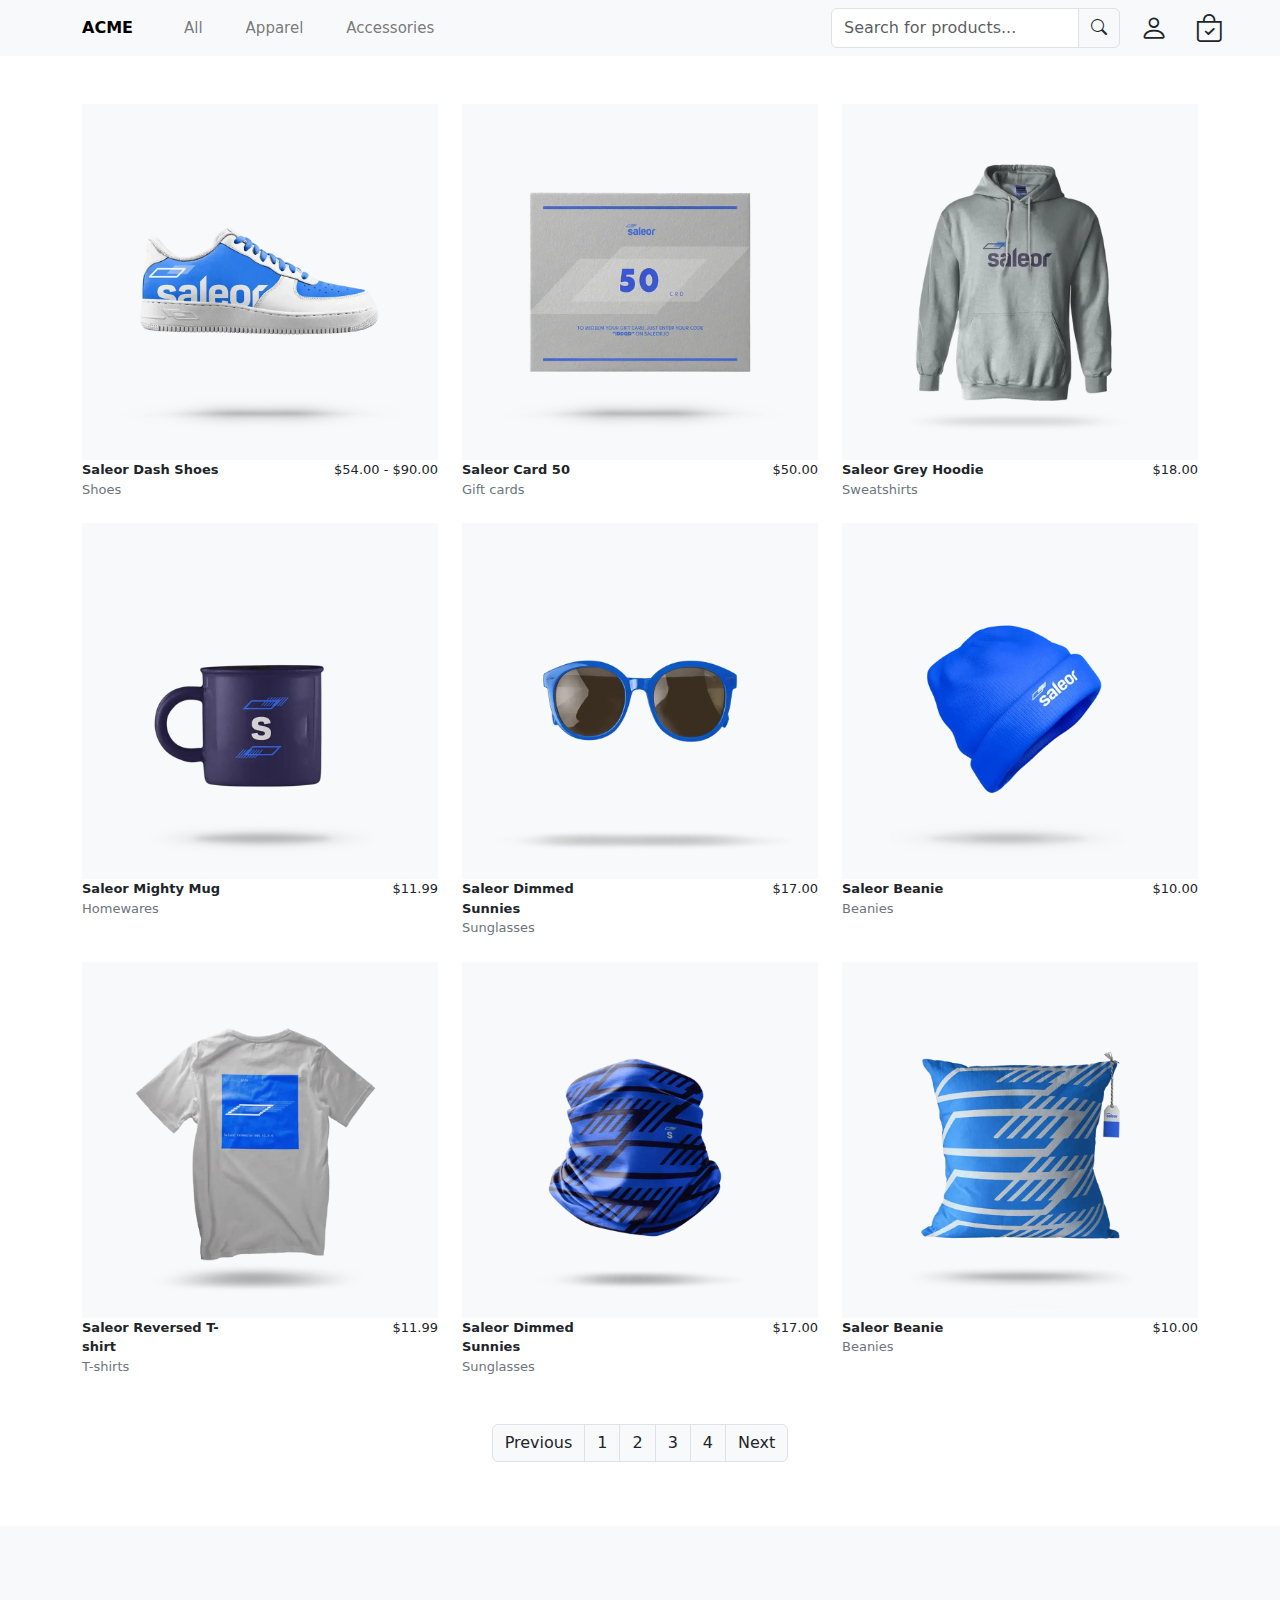
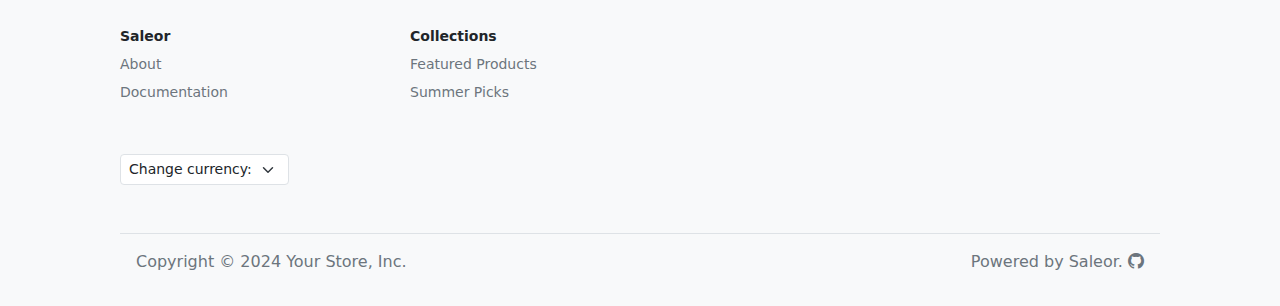
<file: index.html>
<!DOCTYPE html>
<html lang="en">
  <head>
    <meta charset="UTF-8" />
    <meta name="viewport" content="width=device-width, initial-scale=1.0" />
    <link
      href="https://cdn.jsdelivr.net/npm/bootstrap@5.3.3/dist/css/bootstrap.min.css"
      rel="stylesheet"
      integrity="sha384-QWTKZyjpPEjISv5WaRU9OFeRpok6YctnYmDr5pNlyT2bRjXh0JMhjY6hW+ALEwIH"
      crossorigin="anonymous"
    />
    <link rel="stylesheet" href="https://cdn.jsdelivr.net/npm/bootstrap-icons@1.11.3/font/bootstrap-icons.css" />
    <link rel="stylesheet" href="css/custom.css" />
    <title>Document</title>
    <!-- Header -->
    <nav class="navbar navbar-expand-lg sticky-top bg-body-tertiary">
      <div class="container">
        <a class="navbar-brand fs-6" href="index.html"><b>ACME</b></a>
        <button class="navbar-toggler" type="button" data-bs-toggle="collapse" data-bs-target="#navbarScroll" aria-controls="navbarScroll" aria-expanded="false" aria-label="Toggle navigation">
          <span class="navbar-toggler-icon"></span>
        </button>
        <div class="collapse navbar-collapse" id="navbarScroll">
          <ul class="navbar-nav me-auto my-2 my-lg-0 navbar-nav-scroll" style="--bs-scroll-height: 100px">
            <li class="nav-item">
              <a class="nav-link text-1" href="all.html">All</a>
            </li>
            <li class="nav-item">
              <a class="nav-link text-1" href="apparel.html">Apparel</a>
            </li>
            <li class="nav-item">
              <a class="nav-link text-1" href="accessories.html">Accessories</a>
            </li>
          </ul>
          <form class="d-flex search" role="search">
            <div class="input-group mb-0">
              <input type="text" class="form-control" placeholder="Search for products..." aria-describedby="basic-addon1" />
              <span class="input-group-text" id="basic-addon1"><i class="bi bi-search"></i></span>
            </div>
            <div class="row ms-2">
              <div class="col">
                <a href="password.html"><i class="bi bi-person fs-3 text-dark"></i></a>
              </div>
              <div class="col-4">
                <i class="bi bi-bag-check fs-3"></i>
              </div>
            </div>
          </form>
        </div>
      </div>
    </nav>
    <!-- Header -->

    <!-- Тhings -->
    <div class="container my-5">
      <div class="row d-flex justify-content-center justify-content-md-between">
        <div class="col-10 col-md-6 col-lg-4">
          <a href="shoes.html" class="link-underline link-underline-opacity-0 text-dark">
           <img src="imges/saleor-dash-force-1_thumbnail_1024.webp"  class="img-fluid bg-light" alt="" />
          <div class="row text-img-custom">
            <div class="col-6 fw-bold">Saleor Dash Shoes</div>
            <div class="col-6 text-end">$54.00 - $90.00</div>
            <div class="col-6 text-secondary">Shoes</div>
          </div> 
        </a>
        </div>
        <div class="col-10 col-md-6 col-lg-4">
          <a href="shoes.html" class="link-underline link-underline-opacity-0 text-dark">
          <img src="imges/saleor-gift-50_thumbnail_1024.webp" class="img-fluid bg-light" alt="" />
          <div class="row text-img-custom">
            <div class="col-6 fw-bold">Saleor Card 50</div>
            <div class="col-6 text-end">$50.00</div>
            <div class="col-6 text-secondary">Gift cards</div>
          </div>
        </a>
        </div>
        <div class="col-10 col-md-6 col-lg-4">
          <a href="shoes.html" class="link-underline link-underline-opacity-0 text-dark">
          <img src="imges/saleor-grey-hoodie_thumbnail_1024.webp" class="img-fluid bg-light" alt="" />
          <div class="row text-img-custom">
            <div class="col-6 fw-bold">Saleor Grey Hoodie</div>
            <div class="col-6 text-end">$18.00</div>
            <div class="col-6 text-secondary">Sweatshirts</div>
          </div>
        </div>
        </a>
      </div>
      <div class="row d-flex justify-content-center justify-content-md-between my-4">
        <div class="col-10 col-md-6 col-lg-4">
          <a href="shoes.html" class="link-underline link-underline-opacity-0 text-dark">
          <img src="/imges/saleor-mighty-mug_thumbnail_1024.webp" class="img-fluid bg-light" alt="" />
          <div class="row text-img-custom">
            <div class="col-6 fw-bold">Saleor Mighty Mug</div>
            <div class="col-6 text-end">$11.99</div>
            <div class="col-6 text-secondary">Homewares</div>
          </div>
        </a>
        </div>
        <div class="col-10 col-md-6 col-lg-4">
          <a href="shoes.html" class="link-underline link-underline-opacity-0 text-dark">
          <img src="/imges/saleor-sunnies-dark_thumbnail_1024.webp" class="img-fluid bg-light" alt="" />
          <div class="row text-img-custom">
            <div class="col-6 fw-bold">Saleor Dimmed Sunnies</div>
            <div class="col-6 text-end">$17.00</div>
            <div class="col-6 text-secondary">Sunglasses</div>
          </div>
        </a>
        </div>
        <div class="col-10 col-md-6 col-lg-4">
          <a href="shoes.html" class="link-underline link-underline-opacity-0 text-dark">
          <img src="/imges/saleor-beanie-1_thumbnail_1024.webp" class="img-fluid bg-light" alt="" />
          <div class="row text-img-custom">
            <div class="col-6 fw-bold">Saleor Beanie</div>
            <div class="col-6 text-end">$10.00</div>
            <div class="col-6 text-secondary">Beanies</div>
          </div>
        </a>
        </div>
      </div>
      <div class="row d-flex justify-content-center justify-content-md-between my-4">
        <div class="col-10 col-md-6 col-lg-4">
          <a href="shoes.html" class="link-underline link-underline-opacity-0 text-dark">
          <img src="imges/saleor-monospace-white-tee-front_thumbnail_1024.webp" class="img-fluid bg-light" alt="" />
          <div class="row text-img-custom">
            <div class="col-6 fw-bold">Saleor Reversed T-shirt</div>
            <div class="col-6 text-end">$11.99</div>
            <div class="col-6 text-secondary">T-shirts</div>
          </div>
        </a>
        </div>
        <div class="col-10 col-md-6 col-lg-4">
          <a href="shoes.html" class="link-underline link-underline-opacity-0 text-dark">
          <img src="imges/saleor-neck-warmer_thumbnail_1024.webp" class="img-fluid bg-light" alt="" />
          <div class="row text-img-custom">
            <div class="col-6 fw-bold">Saleor Dimmed Sunnies</div>
            <div class="col-6 text-end">$17.00</div>
            <div class="col-6 text-secondary">Sunglasses</div>
          </div>
        </a>
        </div>
        <div class="col-10 col-md-6 col-lg-4">
          <a href="shoes.html" class="link-underline link-underline-opacity-0 text-dark">
          <img src="imges/saleor-cushion-blue_thumbnail_1024.webp" class="img-fluid bg-light" alt="" />
          <div class="row text-img-custom">
            <div class="col-6 fw-bold">Saleor Beanie</div>
            <div class="col-6 text-end">$10.00</div>
            <div class="col-6 text-secondary">Beanies</div>
          </div>
        </a>
        </div>
        <nav aria-label="Page navigation example">
          <ul class="pagination d-flex justify-content-center mt-5">
            <li class="page-item">
              <a class="page-link bg-body-tertiary text-dark" href="accessories.html">Previous</a>
            </li>
            <li class="page-item">
              <a class="page-link bg-body-tertiary text-dark" href="index.html">1</a>
            </li>
            <li class="page-item">
              <a class="page-link bg-body-tertiary text-dark" href="all.html">2</a>
            </li>
            <li class="page-item">
              <a class="page-link bg-body-tertiary text-dark" href="apparel.html">3</a>
            </li>
            <li class="page-item">
              <a class="page-link bg-body-tertiary text-dark" href="accessories.html">4</a>
            </li>
            <li class="page-item">
              <a class="page-link bg-body-tertiary text-dark" href="all.html">Next</a>
            </li>
          </ul>
        </nav>
      </div>
    </div>
    <!-- Тhings -->

    <!-- Saleor -->
    <div class="container-fluid bg-body-tertiary">

      <div class="row mt-5 mx-lg-5">
        <div class="col-6 m-lg-5">
          <div class="row">
            <div class="col-6">
              <ul class="list-unstyled my-5 font-size-1 fw-medium lh-lg">
                <li><b>Saleor</b></li>
                <li class="text-secondary">About</li>
                <li class="text-secondary">Documentation</li>
              </ul>
            </div>
            <div class="col-6">
              <ul class="list-unstyled my-5 font-size-1 fw-medium lh-lg">
                <li><b>Collections</b></li>
                <li class="text-secondary">Featured Products</li>
                <li class="text-secondary">Summer Picks</li>
              </ul>
            </div>
          </div>
          <div class="select">
            <div class="row">
              <div class="col-4">
                <select class="form-select form-select-sm" aria-label="Small select example">
                  <option selected>Change currency:</option>
                  <option value="1">USD</option>
                  <option value="2">CAD</option>
                  <option value="3">BRL</option>
                  <option value="4">AUD</option>
                  <option value="5">EUR</option>
                  <option value="6">GBP</option>
                  <option value="7">INR</option>
                  <option value="8">JPY</option>
                  <option value="9">SAR</option>
                  <option value="10">KZT</option>
                  <option value="11">RUB</option>
                </select>
              </div>
            </div>
          </div>
        </div>
      </div>

      <div class="row mx-5">
        <div class="col-12">
          <div class="row border-top mx-5 d-flex justify-content-md-between">
            <div class="col-5 p-3">
              <p class="text-secondary">Copyright © 2024 Your Store, Inc.</p>
            </div>
            <div class="col-5 p-3 text-end">
              <p class="text-secondary">Powered by Saleor. <i class="bi bi-github"></i></p>
            </div>
          </div>
        </div>
      </div>
    </div>
    <!-- Saleor -->

    <script
      src="https://cdn.jsdelivr.net/npm/bootstrap@5.3.3/dist/js/bootstrap.bundle.min.js"
      integrity="sha384-YvpcrYf0tY3lHB60NNkmXc5s9fDVZLESaAA55NDzOxhy9GkcIdslK1eN7N6jIeHz"
      crossorigin="anonymous"
    ></script>
  </body>
</html>
</file>
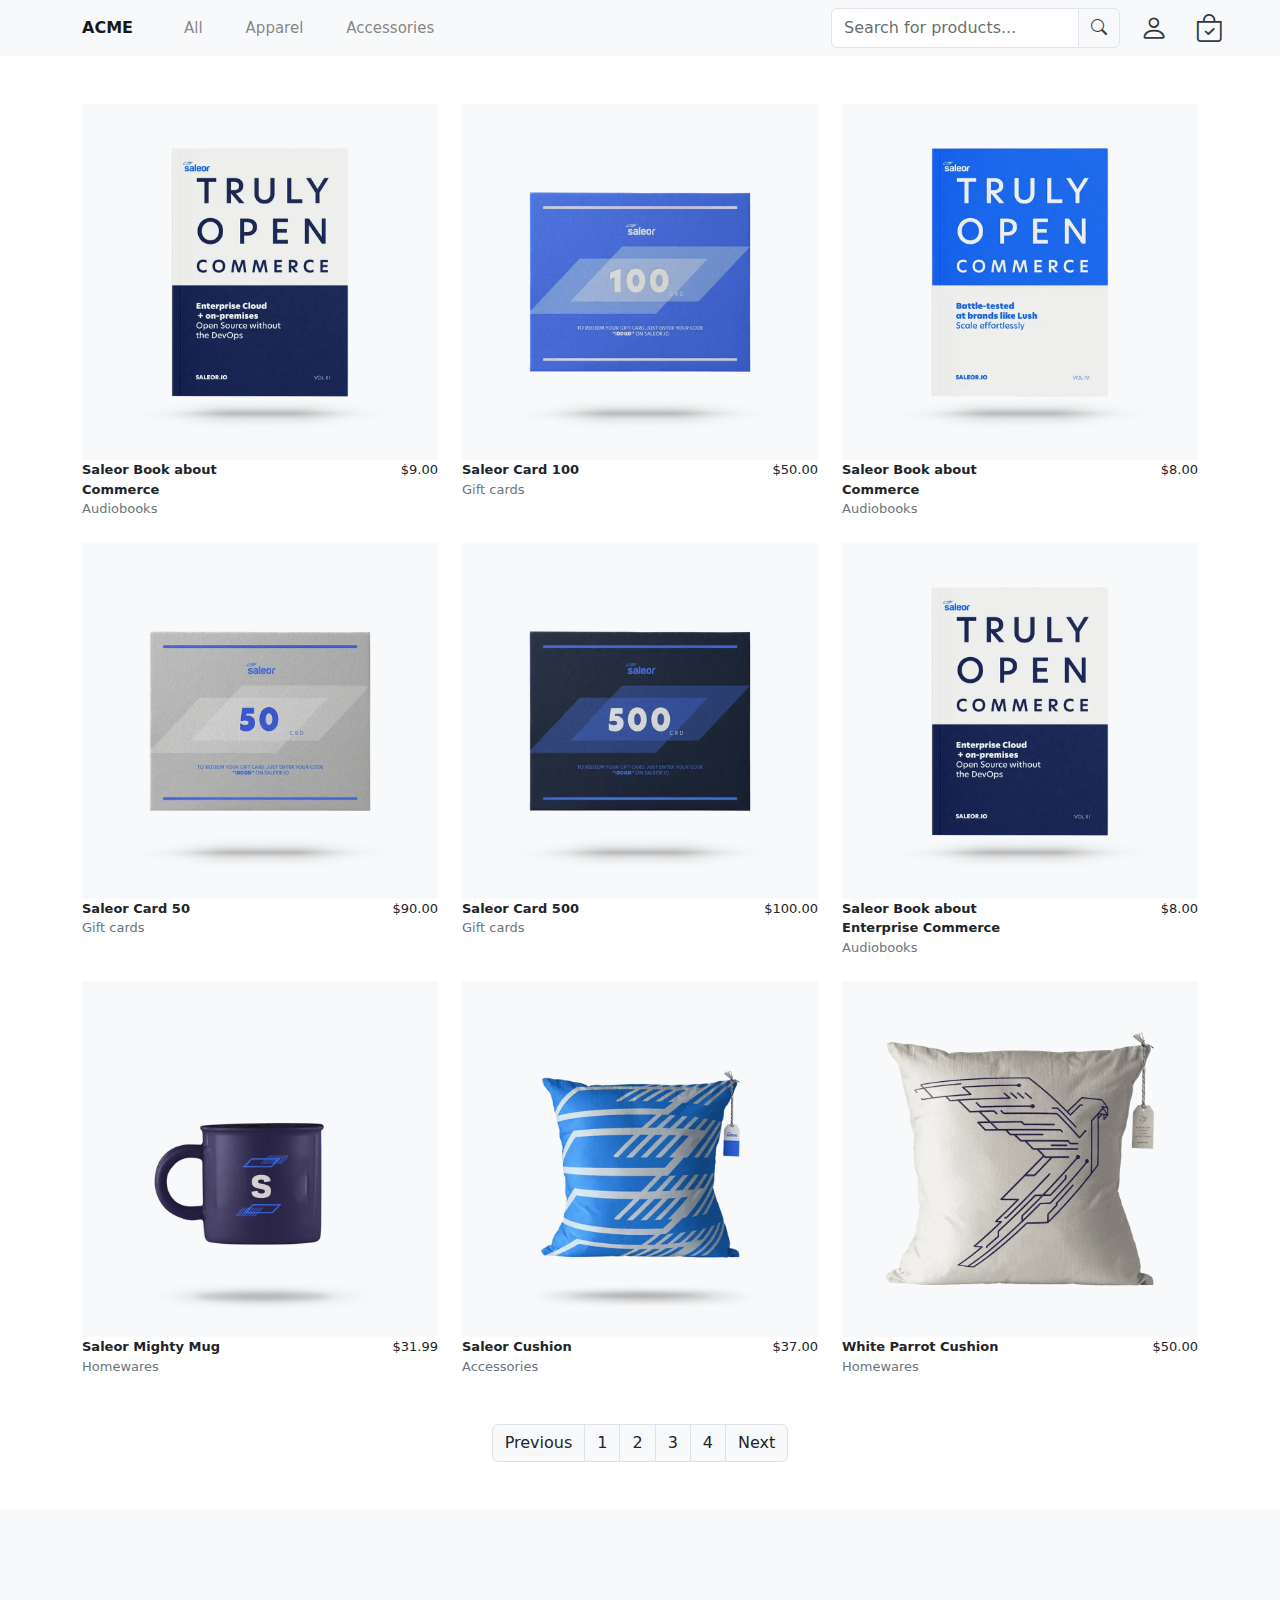
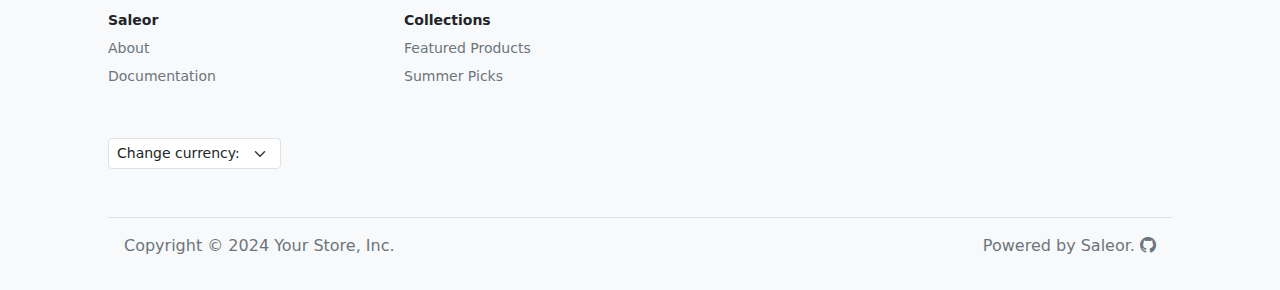
<file: accessories.html>
<!DOCTYPE html>
<html lang="en">
  <head>
    <meta charset="UTF-8" />
    <meta name="viewport" content="width=device-width, initial-scale=1.0" />
    <link
      href="https://cdn.jsdelivr.net/npm/bootstrap@5.3.3/dist/css/bootstrap.min.css"
      rel="stylesheet"
      integrity="sha384-QWTKZyjpPEjISv5WaRU9OFeRpok6YctnYmDr5pNlyT2bRjXh0JMhjY6hW+ALEwIH"
      crossorigin="anonymous"
    />
    <link rel="stylesheet" href="https://cdn.jsdelivr.net/npm/bootstrap-icons@1.11.3/font/bootstrap-icons.css" />
    <link rel="stylesheet" href="css/custom.css" />
    <title>Document</title>
  </head>
  <body>
    <!-- Header -->
    <nav class="navbar navbar-expand-lg sticky-top bg-body-tertiary opacity">
      <div class="container">
        <a class="navbar-brand fs-6" href="index.html"><b>ACME</b></a>
        <button class="navbar-toggler" type="button" data-bs-toggle="collapse" data-bs-target="#navbarScroll" aria-controls="navbarScroll" aria-expanded="false" aria-label="Toggle navigation">
          <span class="navbar-toggler-icon"></span>
        </button>
        <div class="collapse navbar-collapse" id="navbarScroll">
          <ul class="navbar-nav me-auto my-2 my-lg-0 navbar-nav-scroll" style="--bs-scroll-height: 100px">
            <li class="nav-item">
              <a class="nav-link text-1" href="all.html">All</a>
            </li>
            <li class="nav-item">
              <a class="nav-link text-1" href="apparel.html">Apparel</a>
            </li>
            <li class="nav-item">
              <a class="nav-link text-1" href="accessories.html">Accessories</a>
            </li>
          </ul>
          <form class="d-flex search" role="search">
            <div class="input-group mb-0">
              <input type="text" class="form-control" placeholder="Search for products..." aria-describedby="basic-addon1" />
              <span class="input-group-text" id="basic-addon1"><i class="bi bi-search"></i></span>
            </div>
            <div class="row ms-2">
              <div class="col">
                <a href="password.html"><i class="bi bi-person fs-3 text-dark"></i></a>
              </div>
              <div class="col-4">
                <i class="bi bi-bag-check fs-3"></i>
              </div>
            </div>
          </form>
        </div>
      </div>
    </nav>
    <!-- Header -->

    <!-- Тhings -->
    <a href="shoes.html" class="link-underline link-underline-opacity-0 text-dark">
    <div class="container my-5">
      <div class="row d-flex justify-content-center justify-content-md-between">
        <div class="col-10 col-md-6 col-lg-4">
          <img src="imges/saleor-enterprise-cloud-book_thumbnail_1024.webp" class="img-fluid bg-light" alt="" />
          <div class="row text-img-custom">
            <div class="col-6 fw-bold">Saleor Book about Commerce</div>
            <div class="col-6 text-end">$9.00</div>
            <div class="col-6 text-secondary">Audiobooks</div>
          </div>
        </a>
        </div>
        <div class="col-10 col-md-6 col-lg-4">
          <a href="shoes.html" class="link-underline link-underline-opacity-0 text-dark">
          <img src="imges/saleor-gift-100_thumbnail_1024.webp" class="img-fluid bg-light" alt="" />
          <div class="row text-img-custom">
            <div class="col-6 fw-bold">Saleor Card 100</div>
            <div class="col-6 text-end">$50.00</div>
            <div class="col-6 text-secondary">Gift cards</div>
          </div>
        </a>
        </div>
        <div class="col-10 col-md-6 col-lg-4">
          <a href="shoes.html" class="link-underline link-underline-opacity-0 text-dark">
          <img src="imges/saleor-battle-tested-book_thumbnail_1024.webp" class="img-fluid bg-light" alt="" />
          <div class="row text-img-custom">
            <div class="col-6 fw-bold">Saleor Book about Commerce</div>
            <div class="col-6 text-end">$8.00</div>
            <div class="col-6 text-secondary">Audiobooks</div>
          </div>
        </div>
      </a>
      </div>
      <div class="row d-flex justify-content-center justify-content-md-between my-4">
        <div class="col-10 col-md-6 col-lg-4">
          <a href="shoes.html" class="link-underline link-underline-opacity-0 text-dark">
          <img src="imges/saleor-gift-50_thumbnail_1024.webp" class="img-fluid bg-light" alt="" />
          <div class="row text-img-custom">
            <div class="col-6 fw-bold">Saleor Card 50</div>
            <div class="col-6 text-end">$90.00</div>
            <div class="col-6 text-secondary">Gift cards</div>
          </div>
        </a>
        </div>
        <div class="col-10 col-md-6 col-lg-4">
          <a href="shoes.html" class="link-underline link-underline-opacity-0 text-dark">
          <img src="imges/saleor-gift-500_thumbnail_1024.webp" class="img-fluid bg-light" alt="" />
          <div class="row text-img-custom">
            <div class="col-6 fw-bold">Saleor Card 500</div>
            <div class="col-6 text-end">$100.00</div>
            <div class="col-6 text-secondary">Gift cards</div>
          </div>
        </a>
        </div>
        <div class="col-10 col-md-6 col-lg-4">
          <a href="shoes.html" class="link-underline link-underline-opacity-0 text-dark">
          <img src="imges/saleor-enterprise-cloud-book_thumbnail_1024.webp" class="img-fluid bg-light" alt="" />
          <div class="row text-img-custom">
            <div class="col-6 fw-bold">Saleor Book about Enterprise Commerce</div>
            <div class="col-6 text-end">$8.00</div>
            <div class="col-6 text-secondary">Audiobooks</div>
          </div>
        </div>
      </a>
      </div>
      <div class="row d-flex justify-content-center justify-content-md-between my-4">
        <div class="col-10 col-md-6 col-lg-4">
          <a href="shoes.html" class="link-underline link-underline-opacity-0 text-dark">
          <img src="imges/saleor-mighty-mug_thumbnail_1024.webp" class="img-fluid bg-light" alt="" />
          <div class="row text-img-custom">
            <div class="col-6 fw-bold">Saleor Mighty Mug</div>
            <div class="col-6 text-end">$31.99</div>
            <div class="col-6 text-secondary">Homewares</div>
          </div>
        </a>
        </div>
        <div class="col-10 col-md-6 col-lg-4">
          <a href="shoes.html" class="link-underline link-underline-opacity-0 text-dark">
          <img src="imges/saleor-cushion-blue_thumbnail_1024.webp" class="img-fluid bg-light" alt="" />
          <div class="row text-img-custom">
            <div class="col-6 fw-bold">Saleor Cushion</div>
            <div class="col-6 text-end">$37.00</div>
            <div class="col-6 text-secondary">Accessories</div>
          </div>
        </a>
        </div>
        <div class="col-10 col-md-6 col-lg-4">
          <a href="shoes.html" class="link-underline link-underline-opacity-0 text-dark">
          <img src="imges/saleor-white-parrot-cushion_thumbnail_1024.webp" class="img-fluid bg-light" alt="" />
          <div class="row text-img-custom">
            <div class="col-6 fw-bold">White Parrot Cushion</div>
            <div class="col-6 text-end">$50.00</div>
            <div class="col-6 text-secondary">Homewares</div>
          </div>
        </a>
        </div>
      </div>
      <nav aria-label="Page navigation example">
        <ul class="pagination d-flex justify-content-center mt-5">
          <li class="page-item"><a class="page-link bg-body-tertiary text-dark" href="apparel.html">Previous</a></li>
          <li class="page-item"><a class="page-link bg-body-tertiary text-dark" href="index.html">1</a></li>
          <li class="page-item"><a class="page-link bg-body-tertiary text-dark" href="all.html">2</a></li>
          <li class="page-item"><a class="page-link bg-body-tertiary text-dark" href="apparel.html">3</a></li>
          <li class="page-item"><a class="page-link bg-body-tertiary text-dark" href="accessories.html">4</a></li>
          <li class="page-item"><a class="page-link bg-body-tertiary text-dark" href="index.html">Next</a></li>
        </ul>
      </nav>
    </div>

    <!-- Тhings -->

    <!-- Saleor -->
    <div class="container-flud bg-body-tertiary">
      <div class="row mt-5 mx-lg-5">
        <div class="col-6 m-lg-5">
          <div class="row">
            <div class="col-6">
              <ul class="list-unstyled my-5 font-size-1 fw-medium lh-lg">
                <li><b>Saleor</b></li>
                <li class="text-secondary">About</li>
                <li class="text-secondary">Documentation</li>
              </ul>
            </div>
            <div class="col-6">
              <ul class="list-unstyled my-5 font-size-1 fw-medium lh-lg">
                <li><b>Collections</b></li>
                <li class="text-secondary">Featured Products</li>
                <li class="text-secondary">Summer Picks</li>
              </ul>
            </div>
          </div>
          <div class="select">
            <div class="row">
              <div class="col-4">
                <select class="form-select form-select-sm" aria-label="Small select example">
                  <option selected>Change currency:</option>
                  <option value="1">USD</option>
                  <option value="2">CAD</option>
                  <option value="3">BRL</option>
                  <option value="4">AUD</option>
                  <option value="5">EUR</option>
                  <option value="6">GBP</option>
                  <option value="7">INR</option>
                  <option value="8">JPY</option>
                  <option value="9">SAR</option>
                </select>
              </div>
            </div>
          </div>
        </div>
      </div>

      <div class="row mx-5">
        <div class="col-12">
          <div class="row border-top mx-5 d-flex justify-content-md-between">
            <div class="col-5 p-3">
              <p class="text-secondary">Copyright © 2024 Your Store, Inc.</p>
            </div>
            <div class="col-5 p-3 text-end">
              <p class="text-secondary">Powered by Saleor. <i class="bi bi-github"></i></p>
            </div>
          </div>
        </div>
      </div>
    </div>
    <!-- Saleor -->
    <script
      src="https://cdn.jsdelivr.net/npm/bootstrap@5.3.3/dist/js/bootstrap.bundle.min.js"
      integrity="sha384-YvpcrYf0tY3lHB60NNkmXc5s9fDVZLESaAA55NDzOxhy9GkcIdslK1eN7N6jIeHz"
      crossorigin="anonymous"
    ></script>
  </body>
</html>
</file>
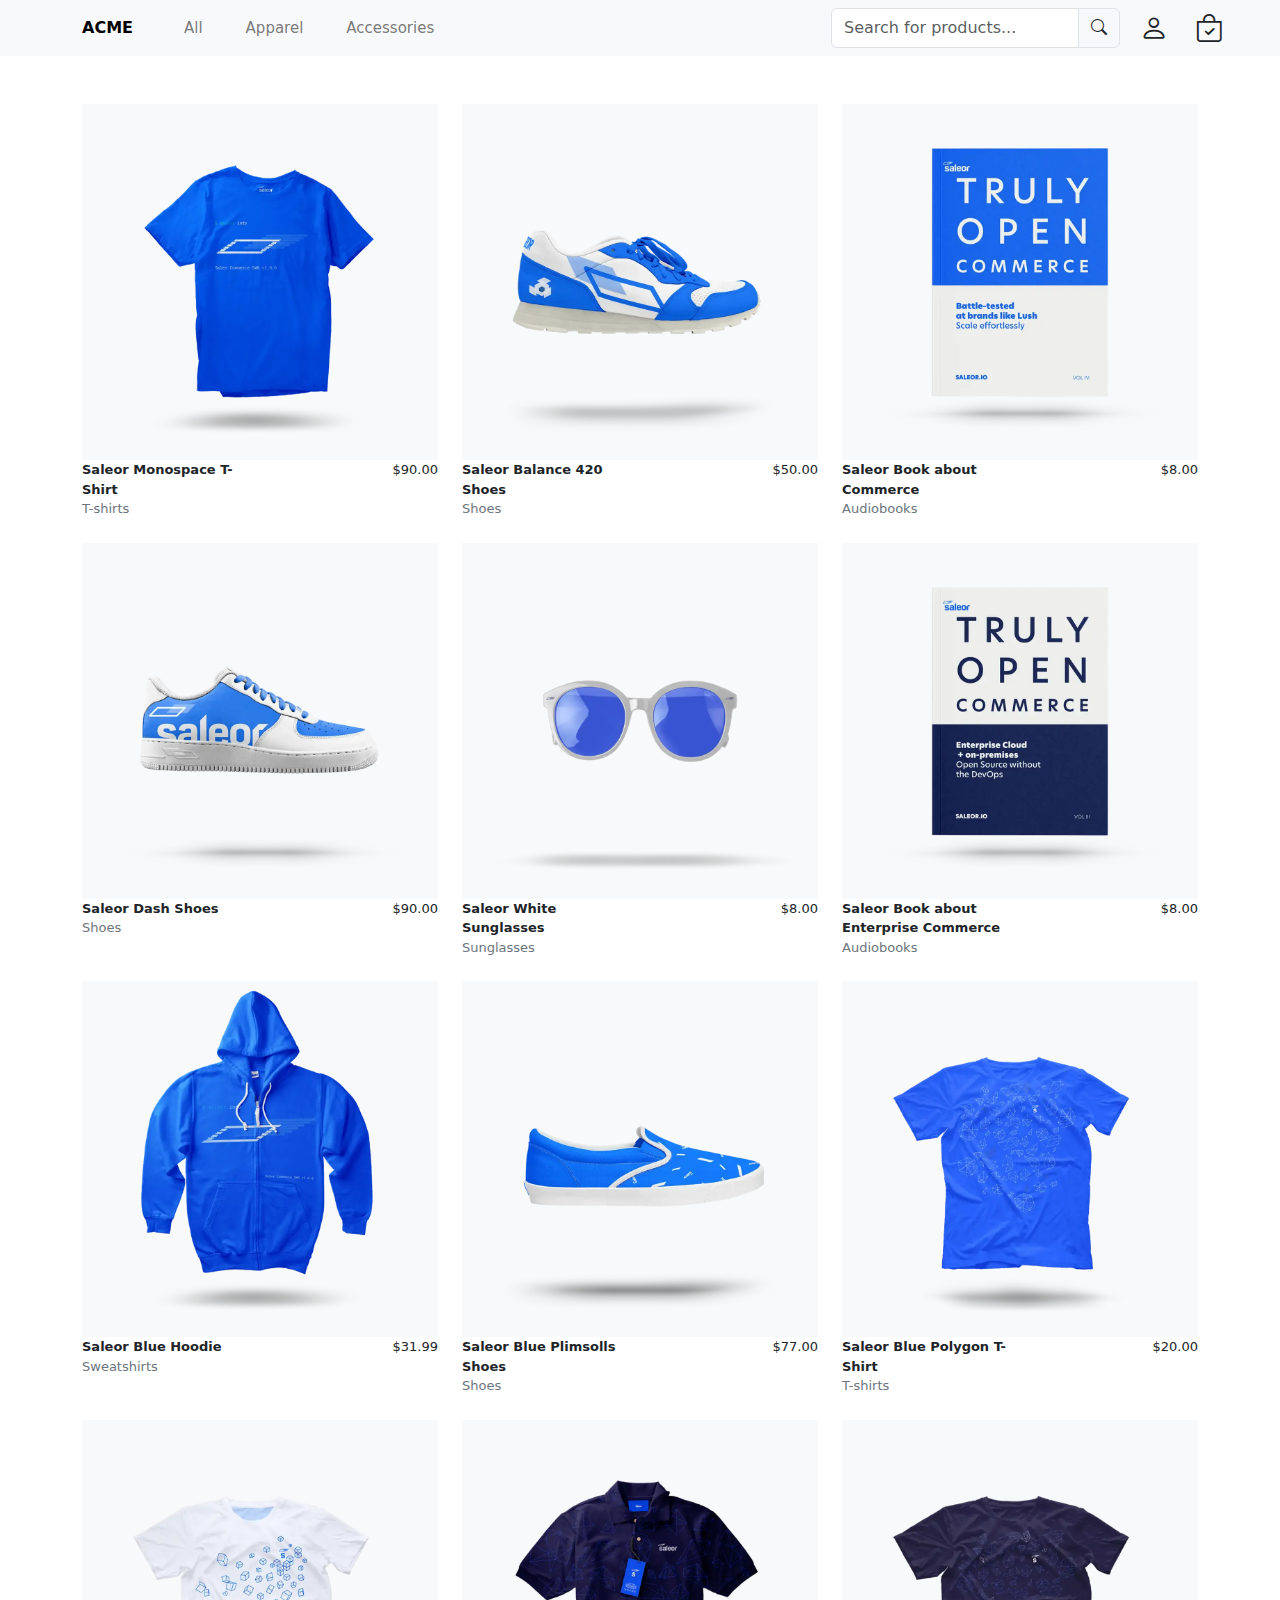
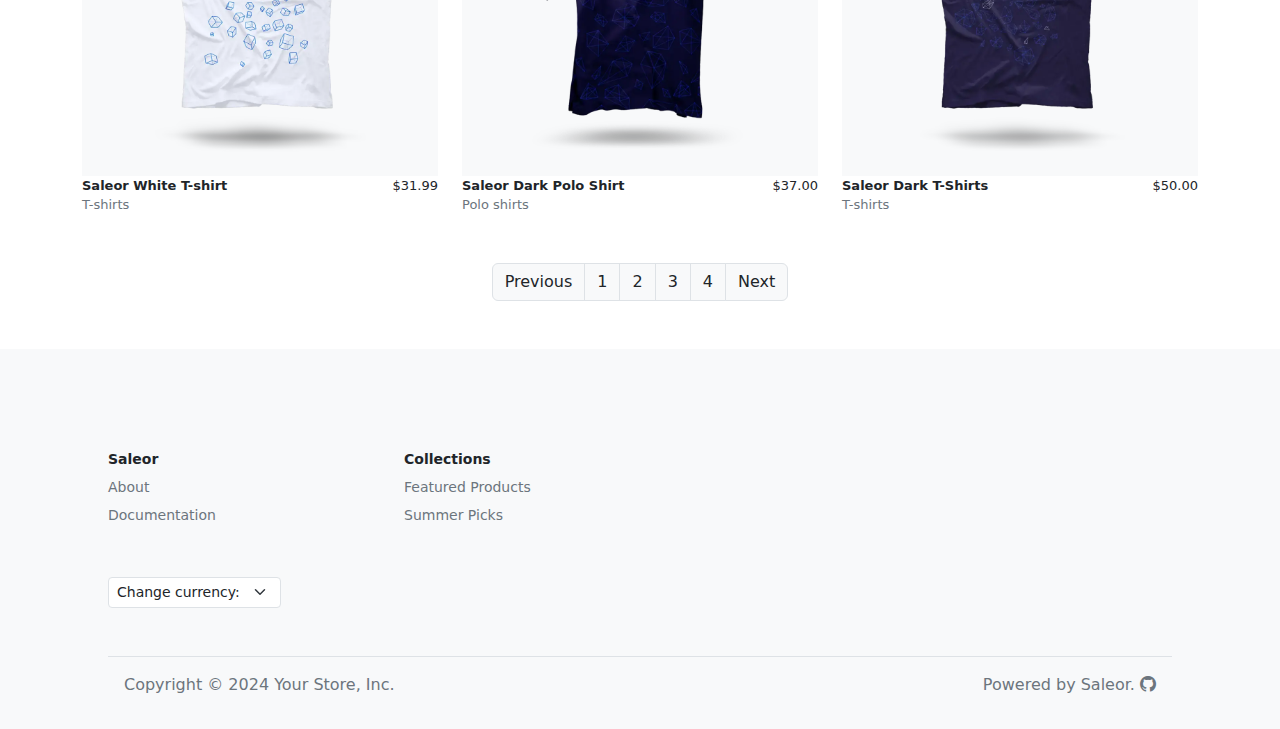
<file: all.html>
<!DOCTYPE html>
<html lang="en">
  <head>
    <meta charset="UTF-8" />
    <meta name="viewport" content="width=device-width, initial-scale=1.0" />
    <link
      href="https://cdn.jsdelivr.net/npm/bootstrap@5.3.3/dist/css/bootstrap.min.css"
      rel="stylesheet"
      integrity="sha384-QWTKZyjpPEjISv5WaRU9OFeRpok6YctnYmDr5pNlyT2bRjXh0JMhjY6hW+ALEwIH"
      crossorigin="anonymous"
    />
    <link rel="stylesheet" href="https://cdn.jsdelivr.net/npm/bootstrap-icons@1.11.3/font/bootstrap-icons.css" />
    <link rel="stylesheet" href="css/custom.css" />
    <title>Document</title>
  </head>
  <body>
    <!-- Header -->

    <nav class="navbar navbar-expand-lg sticky-top bg-body-tertiary">
      <div class="container">
        <a class="navbar-brand fs-6" href="index.html"><b>ACME</b></a>
        <button class="navbar-toggler" type="button" data-bs-toggle="collapse" data-bs-target="#navbarScroll" aria-controls="navbarScroll" aria-expanded="false" aria-label="Toggle navigation">
          <span class="navbar-toggler-icon"></span>
        </button>
        <div class="collapse navbar-collapse" id="navbarScroll">
          <ul class="navbar-nav me-auto my-2 my-lg-0 navbar-nav-scroll" style="--bs-scroll-height: 100px">
            <li class="nav-item">
              <a class="nav-link text-1" href="all.html">All</a>
            </li>

            <li class="nav-item">
              <a class="nav-link text-1" href="apparel.html">Apparel</a>
            </li>
            <li class="nav-item">
              <a class="nav-link text-1" href="accessories.html">Accessories</a>
            </li>
          </ul>
          <form class="d-flex search" role="search">
            <div class="input-group mb-0">
              <input type="text" class="form-control" placeholder="Search for products..." aria-describedby="basic-addon1" />
              <span class="input-group-text" id="basic-addon1"><i class="bi bi-search"></i></span>
            </div>
            <div class="row ms-2">
              <div class="col">
                <a href="password.html"><i class="bi bi-person fs-3 text-dark"></i></a>
              </div>
              <div class="col-4">
                <i class="bi bi-bag-check fs-3"></i>
              </div>
            </div>
          </form>
        </div>
      </div>
    </nav>
    <!-- Header -->

    <!-- Тhings -->

    <div class="container my-5">
      <div class="row d-flex justify-content-center justify-content-md-between">
        <div class="col-10 col-md-6 col-lg-4">
          <a href="shoes.html" class="link-underline link-underline-opacity-0 text-dark">
          <img src="imges/saleor-ascii-shirt-front_thumbnail_1024.webp" class="img-fluid bg-light" alt="" />
          <div class="row text-img-custom">
            <div class="col-6 fw-bold">Saleor Monospace T-Shirt</div>
            <div class="col-6 text-end">$90.00</div>
            <div class="col-6 text-secondary">T-shirts</div>
          </div>
        </a>
        </div>
        <div class="col-10 col-md-6 col-lg-4">
          <a href="shoes.html" class="link-underline link-underline-opacity-0 text-dark">
          <img src="imges/saleor-pauls-blanace-420-1_thumbnail_1024.webp" class="img-fluid bg-light" alt="" />
          <div class="row text-img-custom">
            <div class="col-6 fw-bold">Saleor Balance 420 Shoes</div>
            <div class="col-6 text-end">$50.00</div>
            <div class="col-6 text-secondary">Shoes</div>
          </div>
        </a>
        </div>
        <div class="col-10 col-md-6 col-lg-4">
          <a href="shoes.html" class="link-underline link-underline-opacity-0 text-dark">
          <img src="imges/saleor-battle-tested-book_thumbnail_1024.webp" class="img-fluid bg-light" alt="" />
          <div class="row text-img-custom">
            <div class="col-6 fw-bold">Saleor Book about Commerce</div>
            <div class="col-6 text-end">$8.00</div>
            <div class="col-6 text-secondary">Audiobooks</div>
          </div>
        </div>
      </a>
      </div>
      <div class="row d-flex justify-content-center justify-content-md-between my-4">
        <div class="col-10 col-md-6 col-lg-4">
          <a href="shoes.html" class="link-underline link-underline-opacity-0 text-dark">
          <img src="imges/saleor-dash-force-1_thumbnail_1024.webp" class="img-fluid bg-light" alt="" />
          <div class="row text-img-custom">
            <div class="col-6 fw-bold">Saleor Dash Shoes</div>
            <div class="col-6 text-end">$90.00</div>
            <div class="col-6 text-secondary">Shoes</div>
          </div>
        </a>
        </div>
        <div class="col-10 col-md-6 col-lg-4">
          <a href="shoes.html" class="link-underline link-underline-opacity-0 text-dark">
          <img src="imges/saleor-sunnies_thumbnail_1024.webp" class="img-fluid bg-light" alt="" />
          <div class="row text-img-custom">
            <div class="col-6 fw-bold">Saleor White Sunglasses</div>
            <div class="col-6 text-end">$8.00</div>
            <div class="col-6 text-secondary">Sunglasses</div>
          </div>
        </a>
        </div>
        <div class="col-10 col-md-6 col-lg-4">
          <a href="shoes.html" class="link-underline link-underline-opacity-0 text-dark">
          <img src="imges/saleor-enterprise-cloud-book_thumbnail_1024.webp" class="img-fluid bg-light" alt="" />
          <div class="row text-img-custom">
            <div class="col-6 fw-bold">Saleor Book about Enterprise Commerce</div>
            <div class="col-6 text-end">$8.00</div>
            <div class="col-6 text-secondary">Audiobooks</div>
          </div>
        </div>
      </a>
      </div>

      <div class="row d-flex justify-content-center justify-content-md-between my-4">
        <div class="col-10 col-md-6 col-lg-4">
           <a href="shoes.html" class="link-underline link-underline-opacity-0 text-dark">
          <img src="imges/saleor-blue-hoodie_thumbnail_1024.webp" class="img-fluid bg-light" alt="" />
          <div class="row text-img-custom">
            <div class="col-6 fw-bold">Saleor Blue Hoodie</div>
            <div class="col-6 text-end">$31.99</div>
            <div class="col-6 text-secondary">Sweatshirts</div>
          </div>
        </a>
        </div>
        <div class="col-10 col-md-6 col-lg-4">
          <a href="shoes.html" class="link-underline link-underline-opacity-0 text-dark">
          <img src="imges/saleor-blue-plimsolls-1_thumbnail_1024.webp" class="img-fluid bg-light" alt="" />
          <div class="row text-img-custom">
            <div class="col-6 fw-bold">Saleor Blue Plimsolls Shoes</div>
            <div class="col-6 text-end">$77.00</div>
            <div class="col-6 text-secondary">Shoes</div>
          </div>
        </a>
        </div>
        <div class="col-10 col-md-6 col-lg-4">
          <a href="shoes.html" class="link-underline link-underline-opacity-0 text-dark">
          <img src="imges/saleor-blue-polygon-tee-front_thumbnail_1024.webp" class="img-fluid bg-light" alt="" />
          <div class="row text-img-custom">
            <div class="col-6 fw-bold">Saleor Blue Polygon T-Shirt</div>
            <div class="col-6 text-end">$20.00</div>
            <div class="col-6 text-secondary">T-shirts</div>
          </div>
        </div>
      </a>
      </div>
      <div class="row d-flex justify-content-center justify-content-md-between my-4">
        <div class="col-10 col-md-6 col-lg-4">
          <a href="shoes.html" class="link-underline link-underline-opacity-0 text-dark">
          <img src="imges/saleor-white-cubes-tee-front_thumbnail_1024.webp" class="img-fluid bg-light" alt="" />
          <div class="row text-img-custom">
            <div class="col-6 fw-bold">Saleor White T-shirt</div>
            <div class="col-6 text-end">$31.99</div>
            <div class="col-6 text-secondary">T-shirts</div>
          </div>
        </a>
        </div>
        <div class="col-10 col-md-6 col-lg-4">
          <a href="shoes.html" class="link-underline link-underline-opacity-0 text-dark">
          <img src="imges/saleor-polo-shirt-front_thumbnail_1024.webp" class="img-fluid bg-light" alt="" />
          <div class="row text-img-custom">
            <div class="col-6 fw-bold">Saleor Dark Polo Shirt</div>
            <div class="col-6 text-end">$37.00</div>
            <div class="col-6 text-secondary">Polo shirts</div>
          </div>
        </a>
        </div>
        <div class="col-10 col-md-6 col-lg-4">
          <a href="shoes.html" class="link-underline link-underline-opacity-0 text-dark">
          <img src="imges/saleor-dark-polygon-tee-front_thumbnail_1024.webp" class="img-fluid bg-light" alt="" />
          <div class="row text-img-custom">
            <div class="col-6 fw-bold">Saleor Dark T-Shirts</div>
            <div class="col-6 text-end">$50.00</div>
            <div class="col-6 text-secondary">T-shirts</div>
          </div>
        </div>
      </a>
      </div>
      <nav aria-label="Page navigation example">
        <ul class="pagination d-flex justify-content-center mt-5">
          <li class="page-item">
            <a class="page-link bg-body-tertiary text-dark" href="index.html">Previous</a>
          </li>
          <li class="page-item">
            <a class="page-link bg-body-tertiary text-dark" href="index.html">1</a>
          </li>
          <li class="page-item">
            <a class="page-link bg-body-tertiary text-dark" href="all.html">2</a>
          </li>
          <li class="page-item">
            <a class="page-link bg-body-tertiary text-dark" href="apparel.html">3</a>
          </li>
          <li class="page-item">
            <a class="page-link bg-body-tertiary text-dark" href="accessories.html">4</a>
          </li>
          <li class="page-item">
            <a class="page-link bg-body-tertiary text-dark" href="apparel.html">Next</a>
          </li>
        </ul>
      </nav>
    </div>

    <!-- Тhings -->

    <!-- Saleor -->
    <div class="container-flud bg-body-tertiary">
      <div class="row mt-5 mx-lg-5">
        <div class="col-6 m-lg-5">
          <div class="row">
            <div class="col-6">
              <ul class="list-unstyled my-5 font-size-1 fw-medium lh-lg">
                <li><b>Saleor</b></li>
                <li class="text-secondary">About</li>
                <li class="text-secondary">Documentation</li>
              </ul>
            </div>
            <div class="col-6">
              <ul class="list-unstyled my-5 font-size-1 fw-medium lh-lg">
                <li><b>Collections</b></li>
                <li class="text-secondary">Featured Products</li>
                <li class="text-secondary">Summer Picks</li>
              </ul>
            </div>
          </div>
          <div class="select">
            <div class="row">
              <div class="col-4">
                <select class="form-select form-select-sm" aria-label="Small select example">
                  <option selected>Change currency:</option>
                  <option value="1">USD</option>
                  <option value="2">CAD</option>
                  <option value="3">BRL</option>
                  <option value="4">AUD</option>
                  <option value="5">EUR</option>
                  <option value="6">GBP</option>
                  <option value="7">INR</option>
                  <option value="8">JPY</option>
                  <option value="9">SAR</option>
                </select>
              </div>
            </div>
          </div>
        </div>
      </div>

      <div class="row mx-5">
        <div class="col-12">
          <div class="row border-top mx-5 d-flex justify-content-md-between">
            <div class="col-5 p-3">
              <p class="text-secondary">Copyright © 2024 Your Store, Inc.</p>
            </div>
            <div class="col-5 p-3 text-end">
              <p class="text-secondary">Powered by Saleor. <i class="bi bi-github"></i></p>
            </div>
          </div>
        </div>
      </div>
    </div>
    <!-- Saleor -->
    <script
      src="https://cdn.jsdelivr.net/npm/bootstrap@5.3.3/dist/js/bootstrap.bundle.min.js"
      integrity="sha384-YvpcrYf0tY3lHB60NNkmXc5s9fDVZLESaAA55NDzOxhy9GkcIdslK1eN7N6jIeHz"
      crossorigin="anonymous"
    ></script>
  </body>
</html>
</file>
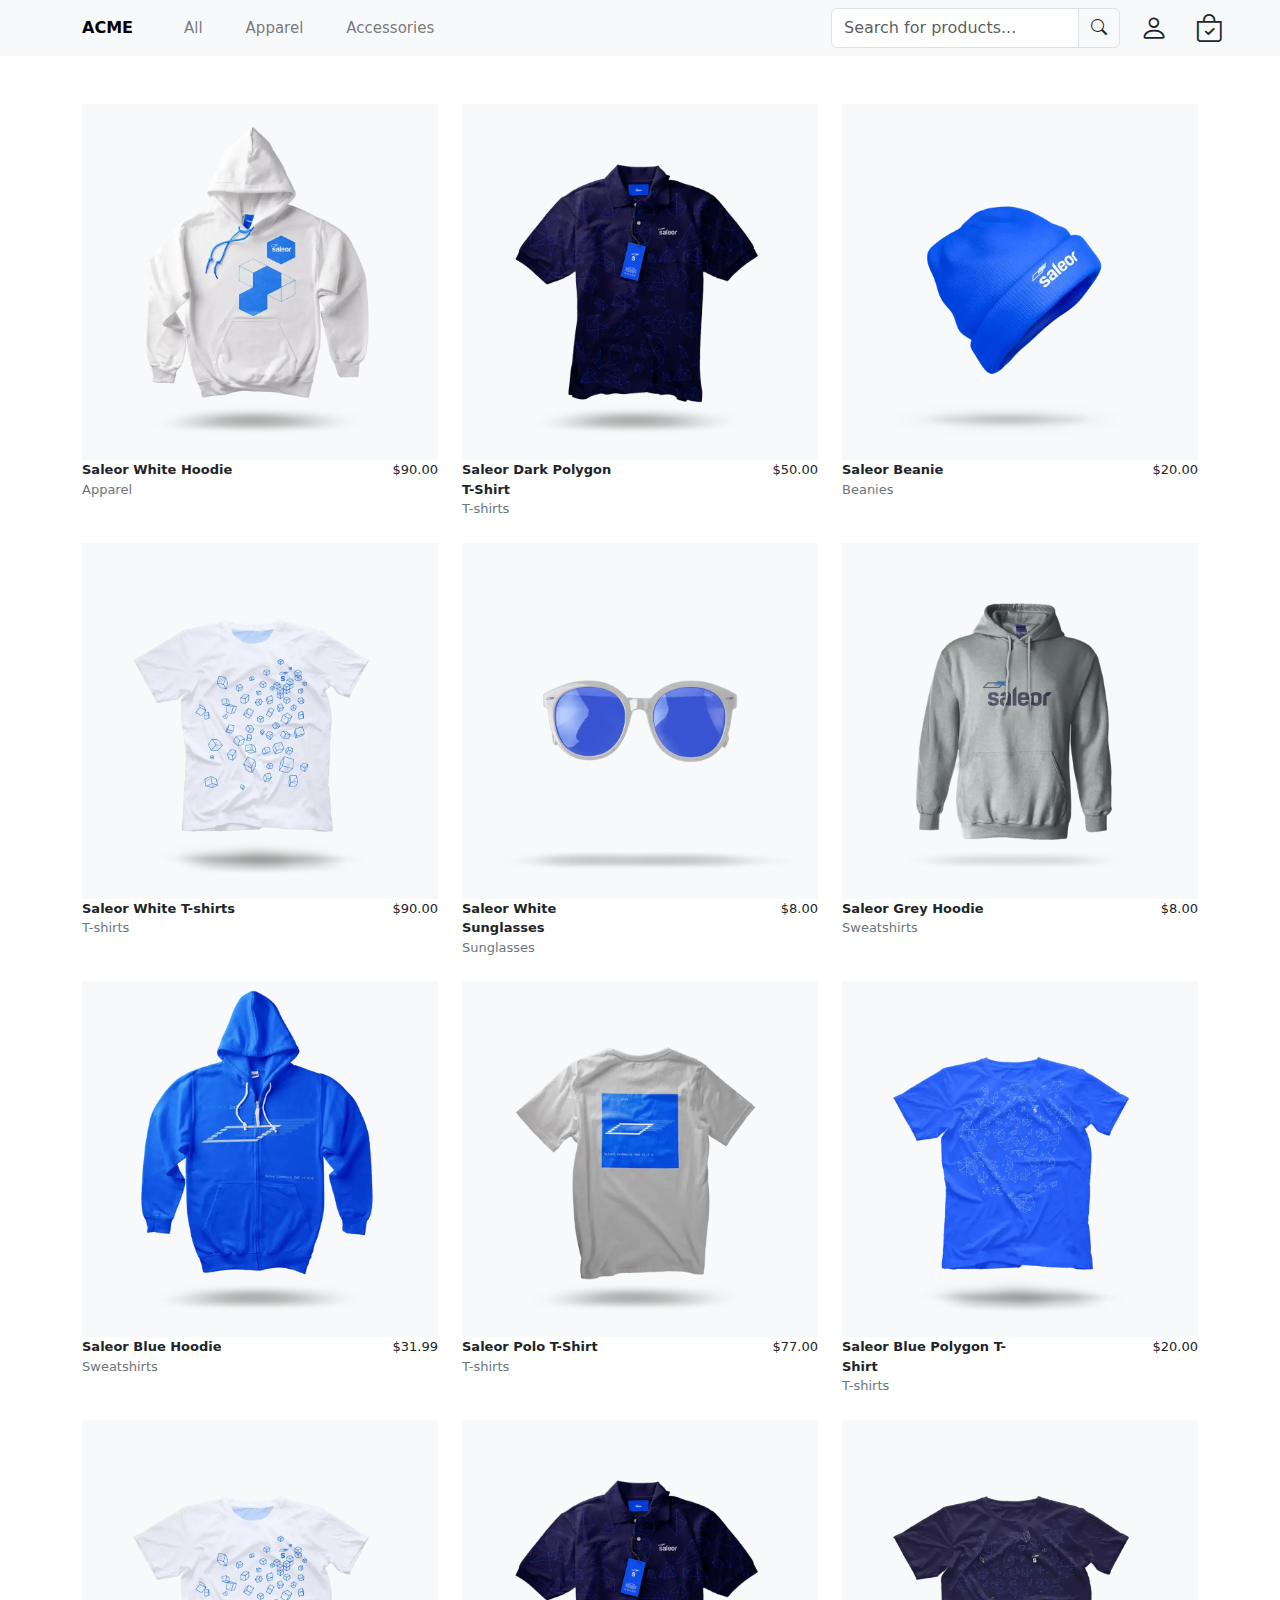
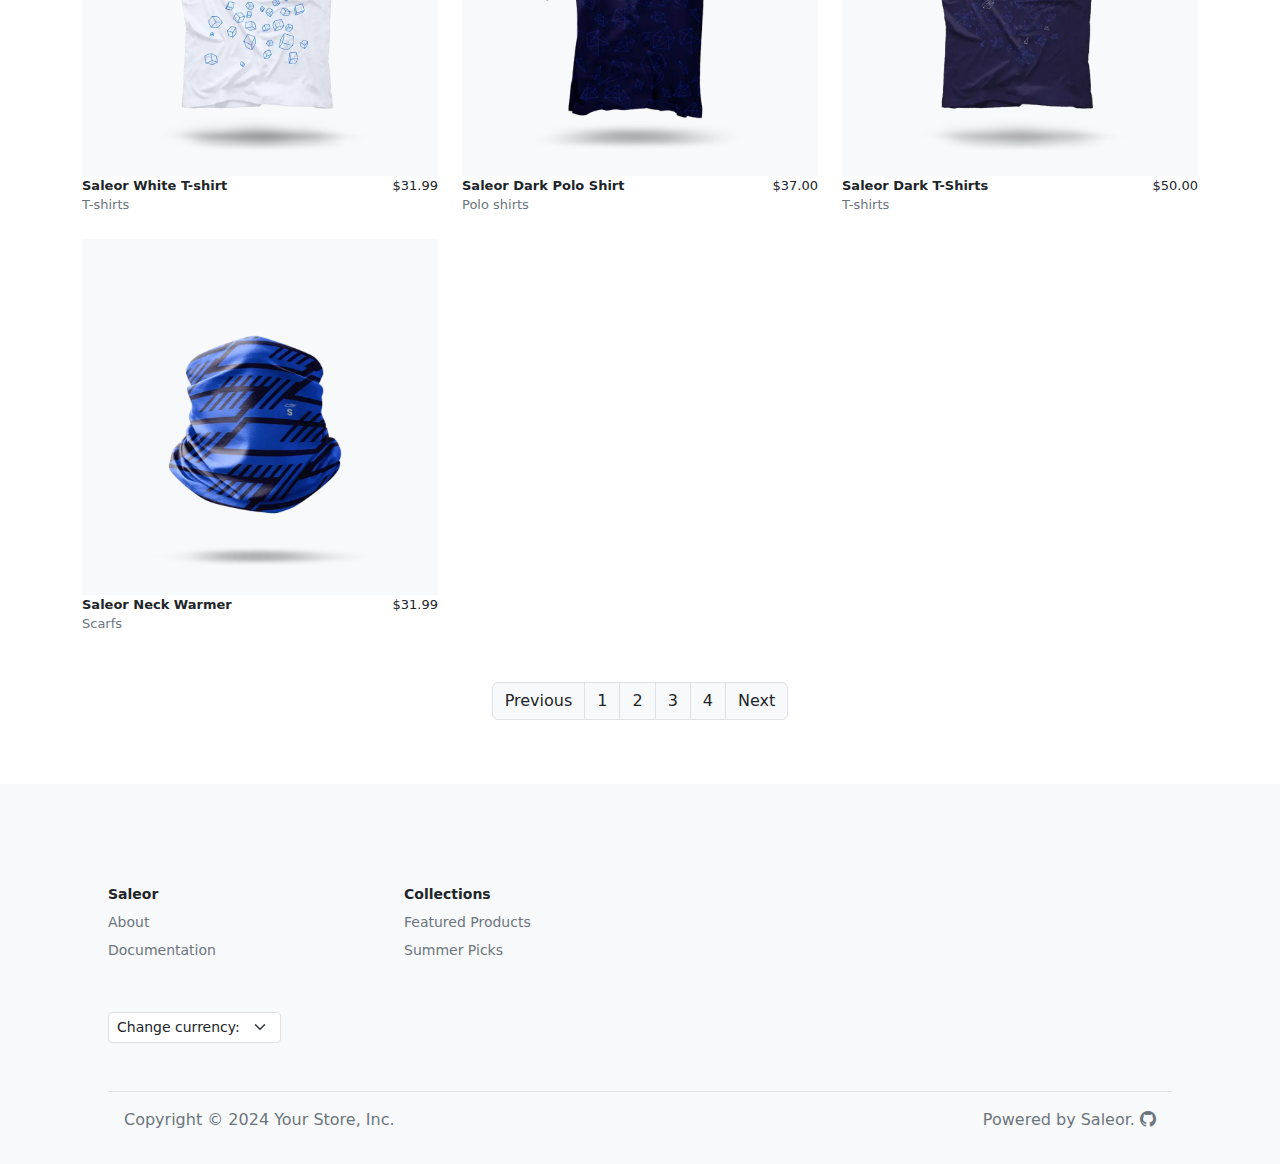
<file: apparel.html>
<!DOCTYPE html>
<html lang="en">
  <head>
    <meta charset="UTF-8" />
    <meta name="viewport" content="width=device-width, initial-scale=1.0" />
    <link
      href="https://cdn.jsdelivr.net/npm/bootstrap@5.3.3/dist/css/bootstrap.min.css"
      rel="stylesheet"
      integrity="sha384-QWTKZyjpPEjISv5WaRU9OFeRpok6YctnYmDr5pNlyT2bRjXh0JMhjY6hW+ALEwIH"
      crossorigin="anonymous"
    />
    <link rel="stylesheet" href="https://cdn.jsdelivr.net/npm/bootstrap-icons@1.11.3/font/bootstrap-icons.css" />
    <link rel="stylesheet" href="css/custom.css" />
    <title>Document</title>
  </head>
  <body>
    <!-- Header -->
    <nav class="navbar navbar-expand-lg sticky-top bg-body-tertiary">
      <div class="container">
        <a class="navbar-brand fs-6" href="index.html"><b>ACME</b></a>
        <button class="navbar-toggler" type="button" data-bs-toggle="collapse" data-bs-target="#navbarScroll" aria-controls="navbarScroll" aria-expanded="false" aria-label="Toggle navigation">
          <span class="navbar-toggler-icon"></span>
        </button>
        <div class="collapse navbar-collapse" id="navbarScroll">
          <ul class="navbar-nav me-auto my-2 my-lg-0 navbar-nav-scroll" style="--bs-scroll-height: 100px">
            <li class="nav-item">
              <a class="nav-link text-1" href="all.html">All</a>
            </li>
            <li class="nav-item">
              <a class="nav-link text-1" href="apparel.html">Apparel</a>
            </li>
            <li class="nav-item">
              <a class="nav-link text-1" href="accessories.html">Accessories</a>
            </li>
          </ul>
          <form class="d-flex search" role="search">
            <div class="input-group mb-0">
              <input type="text" class="form-control" placeholder="Search for products..." aria-describedby="basic-addon1" />
              <span class="input-group-text" id="basic-addon1"><i class="bi bi-search"></i></span>
            </div>
            <div class="row ms-2">
              <div class="col">
                <a href="password.html"><i class="bi bi-person fs-3 text-dark"></i></a>
              </div>
              <div class="col-4">
                <i class="bi bi-bag-check fs-3"></i>
              </div>
            </div>
          </form>
        </div>
      </div>
    </nav>
    <!-- Header -->

    <!-- Тhings -->
    <div class="container my-5">
      <div class="row d-flex justify-content-center justify-content-md-between">
        <div class="col-10 col-md-6 col-lg-4">
          <a href="shoes.html" class="link-underline link-underline-opacity-0 text-dark">
          <img src="imges/saleor-white-hoodie_thumbnail_1024.webp" class="img-fluid bg-light" alt="" />
          <div class="row text-img-custom">
            <div class="col-6 fw-bold">Saleor White Hoodie</div>
            <div class="col-6 text-end">$90.00</div>
            <div class="col-6 text-secondary">Apparel</div>
          </div>
        </a>
        </div>
        <div class="col-10 col-md-6 col-lg-4">
          <a href="shoes.html" class="link-underline link-underline-opacity-0 text-dark">
          <img src="imges/saleor-polo-shirt-front_thumbnail_1024.webp" class="img-fluid bg-light" alt="" />
          <div class="row text-img-custom">
            <div class="col-6 fw-bold">Saleor Dark Polygon T-Shirt</div>
            <div class="col-6 text-end">$50.00</div>
            <div class="col-6 text-secondary">T-shirts</div>
          </div>
        </a>
        </div>
        <div class="col-10 col-md-6 col-lg-4">
          <a href="shoes.html" class="link-underline link-underline-opacity-0 text-dark">
          <img src="imges/saleor-beanie-1_thumbnail_1024.webp" class="img-fluid bg-light" alt="" />
          <div class="row text-img-custom">
            <div class="col-6 fw-bold">Saleor Beanie</div>
            <div class="col-6 text-end">$20.00</div>
            <div class="col-6 text-secondary">Beanies</div>
          </div>
        </div>
      </a>
      </div>
      <div class="row d-flex justify-content-center justify-content-md-between my-4">
        <div class="col-10 col-md-6 col-lg-4">
          <a href="shoes.html" class="link-underline link-underline-opacity-0 text-dark">
          <img src="imges/saleor-white-cubes-tee-front_thumbnail_1024.webp" class="img-fluid bg-light" alt="" />
          <div class="row text-img-custom">
            <div class="col-6 fw-bold">Saleor White T-shirts</div>
            <div class="col-6 text-end">$90.00</div>
            <div class="col-6 text-secondary">T-shirts</div>
          </div>
        </a>
        </div>
        <div class="col-10 col-md-6 col-lg-4">
          <a href="shoes.html" class="link-underline link-underline-opacity-0 text-dark">
          <img src="imges/saleor-sunnies_thumbnail_1024.webp" class="img-fluid bg-light" alt="" />
          <div class="row text-img-custom">
            <div class="col-6 fw-bold">Saleor White Sunglasses</div>
            <div class="col-6 text-end">$8.00</div>
            <div class="col-6 text-secondary">Sunglasses</div>
          </div>
        </a>
        </div>
        <div class="col-10 col-md-6 col-lg-4">
          <a href="shoes.html" class="link-underline link-underline-opacity-0 text-dark">
          <img src="imges/saleor-grey-hoodie_thumbnail_1024.webp" class="img-fluid bg-light" alt="" />
          <div class="row text-img-custom">
            <div class="col-6 fw-bold">Saleor Grey Hoodie</div>
            <div class="col-6 text-end">$8.00</div>
            <div class="col-6 text-secondary">Sweatshirts</div>
          </div>
        </div>
      </a>
      </div>
      <div class="row d-flex justify-content-center justify-content-md-between my-4">
        <div class="col-10 col-md-6 col-lg-4">
          <a href="shoes.html" class="link-underline link-underline-opacity-0 text-dark">
          <img src="imges/saleor-blue-hoodie_thumbnail_1024.webp" class="img-fluid bg-light" alt="" />
          <div class="row text-img-custom">
            <div class="col-6 fw-bold">Saleor Blue Hoodie</div>
            <div class="col-6 text-end">$31.99</div>
            <div class="col-6 text-secondary">Sweatshirts</div>
          </div>
        </a>
        </div>
        <div class="col-10 col-md-6 col-lg-4">
          <a href="shoes.html" class="link-underline link-underline-opacity-0 text-dark">
          <img src="imges/saleor-monospace-white-tee-front_thumbnail_1024.webp" class="img-fluid bg-light" alt="" />
          <div class="row text-img-custom">
            <div class="col-6 fw-bold">Saleor Polo T-Shirt</div>
            <div class="col-6 text-end">$77.00</div>
            <div class="col-6 text-secondary">T-shirts</div>
          </div>
        </a>
        </div>
        <div class="col-10 col-md-6 col-lg-4">
          <a href="shoes.html" class="link-underline link-underline-opacity-0 text-dark">
          <img src="imges/saleor-blue-polygon-tee-front_thumbnail_1024.webp" class="img-fluid bg-light" alt="" />
          <div class="row text-img-custom">
            <div class="col-6 fw-bold">Saleor Blue Polygon T-Shirt</div>
            <div class="col-6 text-end">$20.00</div>
            <div class="col-6 text-secondary">T-shirts</div>
          </div>
        </div>
      </a>
      </div>
      <div class="row d-flex justify-content-center justify-content-md-between my-4">
        <div class="col-10 col-md-6 col-lg-4">
          <a href="shoes.html" class="link-underline link-underline-opacity-0 text-dark">
          <img src="imges/saleor-white-cubes-tee-front_thumbnail_1024.webp" class="img-fluid bg-light" alt="" />
          <div class="row text-img-custom">
            <div class="col-6 fw-bold">Saleor White T-shirt</div>
            <div class="col-6 text-end">$31.99</div>
            <div class="col-6 text-secondary">T-shirts</div>
          </div>
        </a>
        </div>
        <div class="col-10 col-md-6 col-lg-4">
          <a href="shoes.html" class="link-underline link-underline-opacity-0 text-dark">
          <img src="imges/saleor-polo-shirt-front_thumbnail_1024.webp" class="img-fluid bg-light" alt="" />
          <div class="row text-img-custom">
            <div class="col-6 fw-bold">Saleor Dark Polo Shirt</div>
            <div class="col-6 text-end">$37.00</div>
            <div class="col-6 text-secondary">Polo shirts</div>
          </div>
        </a>
        </div>
        <div class="col-10 col-md-6 col-lg-4">
          <a href="shoes.html" class="link-underline link-underline-opacity-0 text-dark">
          <img src="imges/saleor-dark-polygon-tee-front_thumbnail_1024.webp" class="img-fluid bg-light" alt="" />
          <div class="row text-img-custom">
            <div class="col-6 fw-bold">Saleor Dark T-Shirts</div>
            <div class="col-6 text-end">$50.00</div>
            <div class="col-6 text-secondary">T-shirts</div>
          </div>
        </div>
      </a>
      </div>
      <div class="row d-flex justify-content-center justify-content-md-between my-4">
        <div class="col-10 col-md-6 col-lg-4">
          <a href="shoes.html" class="link-underline link-underline-opacity-0 text-dark">
          <img src="imges/saleor-neck-warmer_thumbnail_1024.webp" class="img-fluid bg-light" alt="" />
          <div class="row text-img-custom">
            <div class="col-6 fw-bold">Saleor Neck Warmer</div>
            <div class="col-6 text-end">$31.99</div>
            <div class="col-6 text-secondary">Scarfs</div>
          </div>
        </a>
        </div>
        <nav aria-label="Page navigation example">
          <ul class="pagination d-flex justify-content-center mt-5">
            <li class="page-item"><a class="page-link bg-body-tertiary text-dark" href="all.html">Previous</a></li>
            <li class="page-item"><a class="page-link bg-body-tertiary text-dark" href="index.html">1</a></li>
            <li class="page-item"><a class="page-link bg-body-tertiary text-dark" href="all.html">2</a></li>
            <li class="page-item"><a class="page-link bg-body-tertiary text-dark" href="apparel.html">3</a></li>
            <li class="page-item"><a class="page-link bg-body-tertiary text-dark" href="accessories.html">4</a></li>
            <li class="page-item"><a class="page-link bg-body-tertiary text-dark" href="accessories.html">Next</a></li>
          </ul>
        </nav>
      </div>
    </div>
    <!-- Тhings -->

    <!-- Saleor -->
    <div class="container-flud bg-body-tertiary">
      <div class="row mt-5 mx-lg-5">
        <div class="col-6 m-lg-5">
          <div class="row">
            <div class="col-6">
              <ul class="list-unstyled my-5 font-size-1 fw-medium lh-lg">
                <li><b>Saleor</b></li>
                <li class="text-secondary">About</li>
                <li class="text-secondary">Documentation</li>
              </ul>
            </div>
            <div class="col-6">
              <ul class="list-unstyled my-5 font-size-1 fw-medium lh-lg">
                <li><b>Collections</b></li>
                <li class="text-secondary">Featured Products</li>
                <li class="text-secondary">Summer Picks</li>
              </ul>
            </div>
          </div>
          <div class="select">
            <div class="row">
              <div class="col-4">
                <select class="form-select form-select-sm" aria-label="Small select example">
                  <option selected>Change currency:</option>
                  <option value="1">USD</option>
                  <option value="2">CAD</option>
                  <option value="3">BRL</option>
                  <option value="4">AUD</option>
                  <option value="5">EUR</option>
                  <option value="6">GBP</option>
                  <option value="7">INR</option>
                  <option value="8">JPY</option>
                  <option value="9">SAR</option>
                </select>
              </div>
            </div>
          </div>
        </div>
      </div>

      <div class="row mx-5">
        <div class="col-12">
          <div class="row border-top mx-5 d-flex justify-content-md-between">
            <div class="col-5 p-3">
              <p class="text-secondary">Copyright © 2024 Your Store, Inc.</p>
            </div>
            <div class="col-5 p-3 text-end">
              <p class="text-secondary">Powered by Saleor. <i class="bi bi-github"></i></p>
            </div>
          </div>
        </div>
      </div>
    </div>
    <!-- Saleor -->
    <script
      src="https://cdn.jsdelivr.net/npm/bootstrap@5.3.3/dist/js/bootstrap.bundle.min.js"
      integrity="sha384-YvpcrYf0tY3lHB60NNkmXc5s9fDVZLESaAA55NDzOxhy9GkcIdslK1eN7N6jIeHz"
      crossorigin="anonymous"
    ></script>
  </body>
</html>
</file>
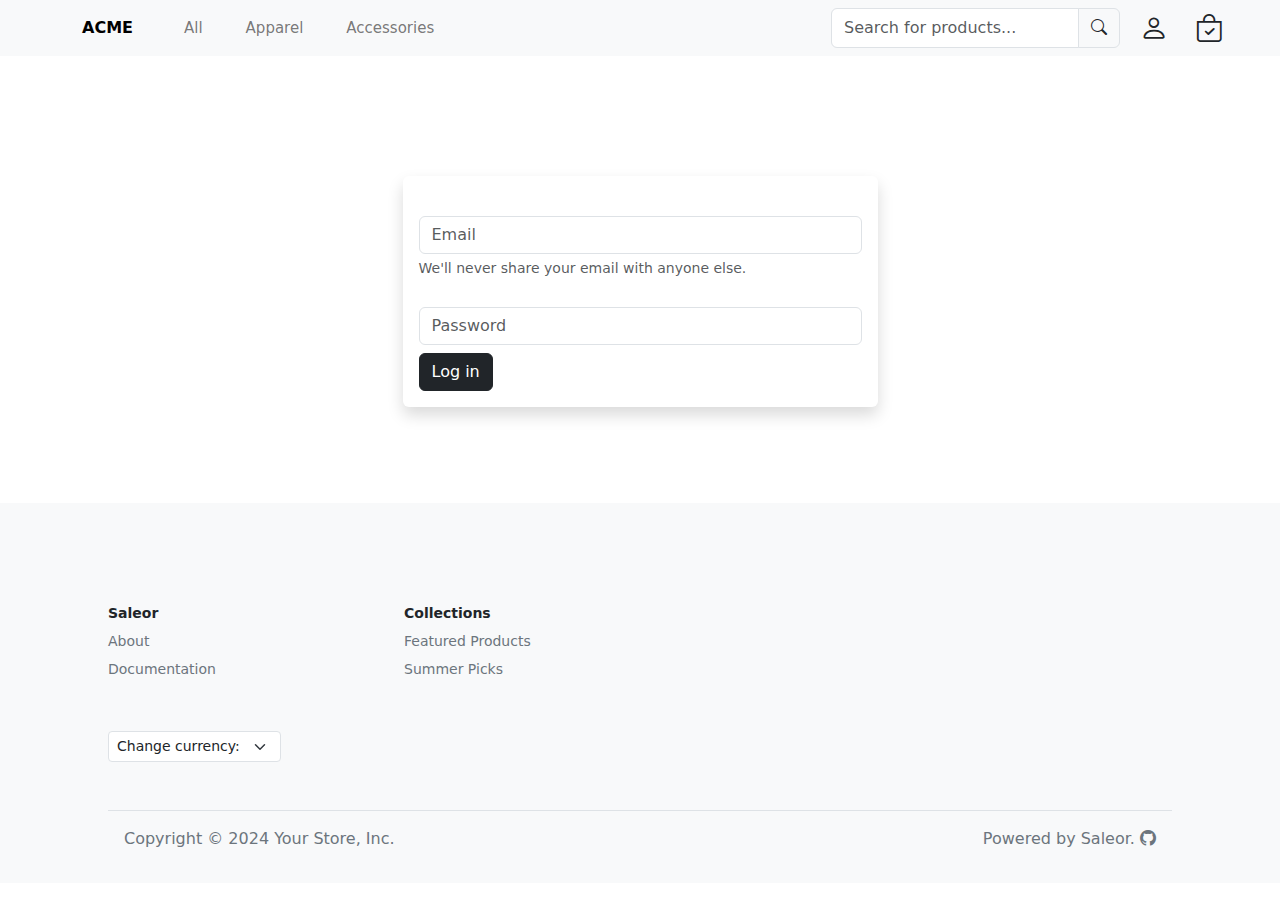
<file: password.html>
<!DOCTYPE html>
<html lang="en">
<head>
    <meta charset="UTF-8">
    <meta name="viewport" content="width=device-width, initial-scale=1.0">
    <link href="https://cdn.jsdelivr.net/npm/bootstrap@5.3.3/dist/css/bootstrap.min.css" rel="stylesheet" integrity="sha384-QWTKZyjpPEjISv5WaRU9OFeRpok6YctnYmDr5pNlyT2bRjXh0JMhjY6hW+ALEwIH" crossorigin="anonymous">
    <link href="https://cdn.jsdelivr.net/npm/bootstrap-icons/font/bootstrap-icons.css" rel="stylesheet">
    <link rel="stylesheet" href="css/custom.css">
    <title>Document</title>
</head>
<body>
<!-- Header -->
<nav class="navbar navbar-expand-lg sticky-top bg-body-tertiary ">
  <div class="container">
      <a class="navbar-brand fs-6" href="index.html"><b>ACME</b></a>
      <button class="navbar-toggler" type="button" data-bs-toggle="collapse" data-bs-target="#navbarScroll" aria-controls="navbarScroll" aria-expanded="false" aria-label="Toggle navigation">
          <span class="navbar-toggler-icon"></span>
      </button>
      <div class="collapse navbar-collapse" id="navbarScroll">
          <ul class="navbar-nav me-auto my-2 my-lg-0 navbar-nav-scroll" style="--bs-scroll-height: 100px;">
              <li class="nav-item">
                  <a class="nav-link text-1"  href="all.html">All</a>
              </li>
              <li class="nav-item">
                  <a class="nav-link text-1" href="apparel.html">Apparel</a>
              </li>
              <li class="nav-item">
                  <a class="nav-link text-1" href="accessories.html">Accessories</a>
              </li>
          </ul>
          <form class="d-flex search " role="search">
              <div class="input-group mb-0">
                  <input type="text" class="form-control" placeholder="Search for products..." aria-describedby="basic-addon1">
                  <span class="input-group-text" id="basic-addon1"><i class="bi bi-search"></i></span>
              </div>
              <div class="row ms-2">
                  <div class="col"> 
                      <a href="password.html"><i class="bi bi-person fs-3 text-dark"></i></a>
                  </div>
                  <div class="col-4">
                      <i class="bi bi-bag-check fs-3"></i>
                  </div>
              </div>
          </form>
      </div>
  </div>
</nav>
<!-- Header -->


<!-- password -->
<div class="container  password ">
  <div class="row d-flex  justify-content-center ">
    <div class="col-10  col-md-8  col-lg-5 shadow bg-wwhite p-3 mb-5  rounded " >
      <form>
        <div class="mb-1 ">
          <label for="exampleInputEmail1" class="form-label"></label>
          <input type="email" class="form-control" id="exampleInputEmail1" aria-describedby="emailHelp" placeholder="Email">
          <div id="emailHelp" class="form-text">We'll never share your email with anyone else.</div>
        </div>
        <div class="mb-2">
          <label for="exampleInputPassword1" class="form-label"></label>
          <input type="password" class="form-control" id="exampleInputPassword1" placeholder="Password">
        </div>
        <button type="button" class="btn btn-dark ">Log in</button>
      </form>
    </div>
  </div>
</div>
<!-- password -->


<!-- Saleor -->
  <div class="container-flud bg-body-tertiary ">
   <div class="row mt-5 mx-lg-5">
    <div class="col-6 m-lg-5">
        <div class="row">
            <div class="col-6 ">
                <ul class="list-unstyled  my-5 font-size-1  fw-medium lh-lg ">
                    <li><b>Saleor</b></li>
                    <li class="text-secondary">About</li>
                    <li class="text-secondary">Documentation</li>
                </ul>
            </div>
            <div class="col-6">
                <ul class="list-unstyled my-5 font-size-1 fw-medium lh-lg ">
                    <li><b>Collections</b></li>
                    <li class="text-secondary">Featured Products</li>
                    <li class="text-secondary">Summer Picks</li>
                </ul>
            </div>
        </div>
        <div class="select ">
           <div class="row">
           <div class="col-4">
            <select class="form-select form-select-sm" aria-label="Small select example">
                <option selected>Change currency:</option>
                <option value="1">USD</option>
                <option value="2">CAD</option>
                <option value="3">BRL</option>
                <option value="4">AUD</option>
                <option value="5">EUR</option>
                <option value="6">GBP</option>
                <option value="7">INR</option>
                <option value="8">JPY</option>
                <option value="9">SAR</option>
                <option value="10">KZT</option>
              </select>
           </div>
           </div>  
        </div> 
    </div>
  
   </div>

   <div class="row mx-5 ">
    <div class="col-12">
        <div class="row border-top mx-5 d-flex justify-content-md-between">
        <div class="col-5  p-3">
                <p class="text-secondary">Copyright © 2024 Your Store, Inc.</p>
        </div>
        <div class="col-5 p-3 text-end">
                <p class="text-secondary">Powered by Saleor.  <i class="bi bi-github"></i></p>
        </div>
      </div>
    </div>
    </div> 
  </div>
  <!-- Saleor -->
    <script src="https://cdn.jsdelivr.net/npm/bootstrap@5.3.3/dist/js/bootstrap.bundle.min.js" integrity="sha384-YvpcrYf0tY3lHB60NNkmXc5s9fDVZLESaAA55NDzOxhy9GkcIdslK1eN7N6jIeHz" crossorigin="anonymous"></script>   
</body>
</html>
</file>
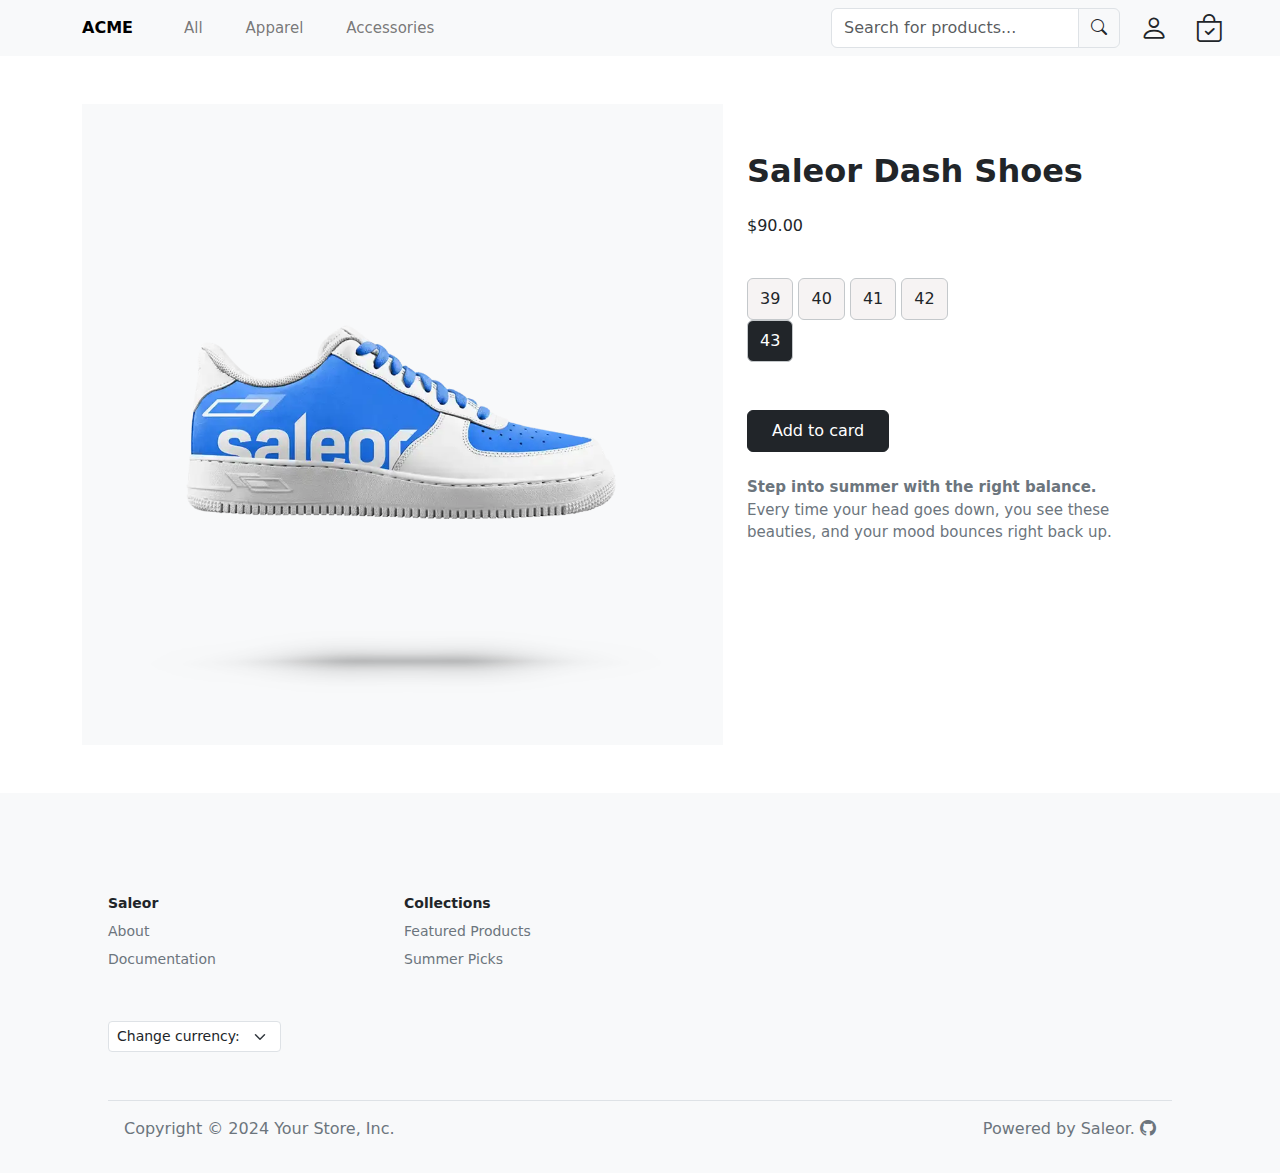
<file: shoes.html>
<!DOCTYPE html>
<html lang="en">
  <head>
    <meta charset="UTF-8" />
    <meta name="viewport" content="width=device-width, initial-scale=1.0" />
    <link
      href="https://cdn.jsdelivr.net/npm/bootstrap@5.3.3/dist/css/bootstrap.min.css"
      rel="stylesheet"
      integrity="sha384-QWTKZyjpPEjISv5WaRU9OFeRpok6YctnYmDr5pNlyT2bRjXh0JMhjY6hW+ALEwIH"
      crossorigin="anonymous"
    />
    <link href="https://cdn.jsdelivr.net/npm/bootstrap-icons/font/bootstrap-icons.css" rel="stylesheet" />
    <link rel="stylesheet" href="css/custom.css" />
    <link rel="stylesheet" href="css/custom.css" />
    <title>Document</title>
  </head>
  <body>
    <!-- Header -->
    <nav class="navbar navbar-expand-lg sticky-top bg-body-tertiary">
      <div class="container">
        <a class="navbar-brand fs-6" href="index.html"><b>ACME</b></a>
        <button class="navbar-toggler" type="button" data-bs-toggle="collapse" data-bs-target="#navbarScroll" aria-controls="navbarScroll" aria-expanded="false" aria-label="Toggle navigation">
          <span class="navbar-toggler-icon"></span>
        </button>
        <div class="collapse navbar-collapse" id="navbarScroll">
          <ul class="navbar-nav me-auto my-2 my-lg-0 navbar-nav-scroll" style="--bs-scroll-height: 100px">
            <li class="nav-item">
              <a class="nav-link text-1" href="all.html">All</a>
            </li>
            <li class="nav-item">
              <a class="nav-link text-1" href="apparel.html">Apparel</a>
            </li>
            <li class="nav-item">
              <a class="nav-link text-1" href="accessories.html">Accessories</a>
            </li>
          </ul>
          <form class="d-flex search" role="search">
            <div class="input-group mb-0">
              <input type="text" class="form-control" placeholder="Search for products..." aria-describedby="basic-addon1" />
              <span class="input-group-text" id="basic-addon1"><i class="bi bi-search"></i></span>
            </div>
            <div class="row ms-2">
              <div class="col">
                <a href="password.html"><i class="bi bi-person fs-3 text-dark"></i></a>
              </div>
              <div class="col-4">
                <i class="bi bi-bag-check fs-3"></i>
              </div>
            </div>
          </form>
        </div>
      </div>
    </nav>
    <!-- Header -->

    <!-- things -->
           <div class="container container-flued  my-5">
            <div class="row d-flex justify-content-md-between ">
               <div class="col-12 col-md-8 col-lg-7">
                <img src="imges/saleor-dash-force-1_thumbnail_1024.webp"  class="img-fluid bg-light" alt="" />
               </div>
               <div class="col-4  col-md-4 col-lg-5 mt-5">
                <h2 class="mb-4 fw-bold">Saleor Dash Shoes</h2>
                <div class="col-4 ">$90.00</div>
                <div class="col-6  my-4 pt-3">
                    <input type="radio" class="btn-check" name="options" id="option1" autocomplete="off" checked>
                    <label class="btn btn-outline-dark py-2 border border-secondary-subtle " for="option1">39</label>
                    <input type="radio" class="btn-check" name="options" id="option2" autocomplete="off" checked>
                    <label class="btn btn-outline-dark py-2 border border-secondary-subtle" for="option2">40</label>
                    <input type="radio" class="btn-check" name="options" id="option3" autocomplete="off" checked>
                    <label class="btn btn-outline-dark py-2 border border-secondary-subtle" for="option3">41</label>
                    <input type="radio" class="btn-check" name="options" id="option4" autocomplete="off" checked>
                    <label class="btn btn-outline-dark py-2 border border-secondary-subtle" for="option4">42</label>
                    <input type="radio" class="btn-check" name="options" id="option5" autocomplete="off" checked>
                    <label class="btn btn-outline-dark py-2 border border-secondary-subtle" for="option5">43</label>
                </div>
                <div class="col-6 pt-4">
                    <button type="button" class="btn btn-dark py-2 px-4 ">Add to card</button>
                </div>
                <div class="col-12 col-md-10 col-lg-10 my-4 ">
                    <p class="text-secondary font-small"><b>Step into summer with the right balance.</b> Every time your head goes down, you see these beauties, and your mood bounces right back up.</p>
                </div>
            </div>
            </div>
           </div>
    <!-- things -->

    <!-- Saleor -->
    <div class="container-flued bg-body-tertiary">
      <div class="row mt-5 mx-lg-5">
        <div class="col-6 m-lg-5">
          <div class="row">
            <div class="col-6">
              <ul class="list-unstyled my-5 font-size-1 fw-medium lh-lg">
                <li><b>Saleor</b></li>
                <li class="text-secondary">About</li>
                <li class="text-secondary">Documentation</li>
              </ul>
            </div>
            <div class="col-6">
              <ul class="list-unstyled my-5 font-size-1 fw-medium lh-lg">
                <li><b>Collections</b></li>
                <li class="text-secondary">Featured Products</li>
                <li class="text-secondary">Summer Picks</li>
              </ul>
            </div>
          </div>
          <div class="select">
            <div class="row">
              <div class="col-4">
                <select class="form-select form-select-sm" aria-label="Small select example">
                  <option selected>Change currency:</option>
                  <option value="1">USD</option>
                  <option value="2">CAD</option>
                  <option value="3">BRL</option>
                  <option value="4">AUD</option>
                  <option value="5">EUR</option>
                  <option value="6">GBP</option>
                  <option value="7">INR</option>
                  <option value="8">JPY</option>
                  <option value="9">SAR</option>
                  <option value="10">KZT</option>
                  <option value="11">RUB</option>

                </select>
              </div>
            </div>
          </div>
        </div>
      </div>

      <div class="row mx-5">
        <div class="col-12">
          <div class="row border-top mx-5 d-flex justify-content-md-between">
            <div class="col-5 p-3">
              <p class="text-secondary">Copyright © 2024 Your Store, Inc.</p>
            </div>
            <div class="col-5 p-3 text-end">
              <p class="text-secondary">Powered by Saleor. <i class="bi bi-github"></i></p>
            </div>
          </div>
        </div>
      </div>
    </div>
    <!-- Saleor -->
    <script
      src="https://cdn.jsdelivr.net/npm/bootstrap@5.3.3/dist/js/bootstrap.bundle.min.js"
      integrity="sha384-YvpcrYf0tY3lHB60NNkmXc5s9fDVZLESaAA55NDzOxhy9GkcIdslK1eN7N6jIeHz"
      crossorigin="anonymous"
    ></script>
  </body>
</html>
</file>
<file: css/custom.css>
.text-1 {
  font-size: 15px;
  margin-left: 27px;
  color: #434242b6;
}
.input {
  width: 320px;
  margin: auto;
}
.text-img-custom {
  font-size: 13px;
}
.opacity {
  opacity: 0.9;
}
.container-down {
  height: auto;
}
.font-size-1 {
  font-size: 14px;
}
.border-top {
  width: auto;
}
.password {
  margin-top: 120px;
}
.search {
  height: 40px;
}

.bk{
  border: solid 3px red;
}
.font-small{
  font-size: 15px;
}

.btn-outline-dark{
  background-color:#f3efefc6;
}
</file>
